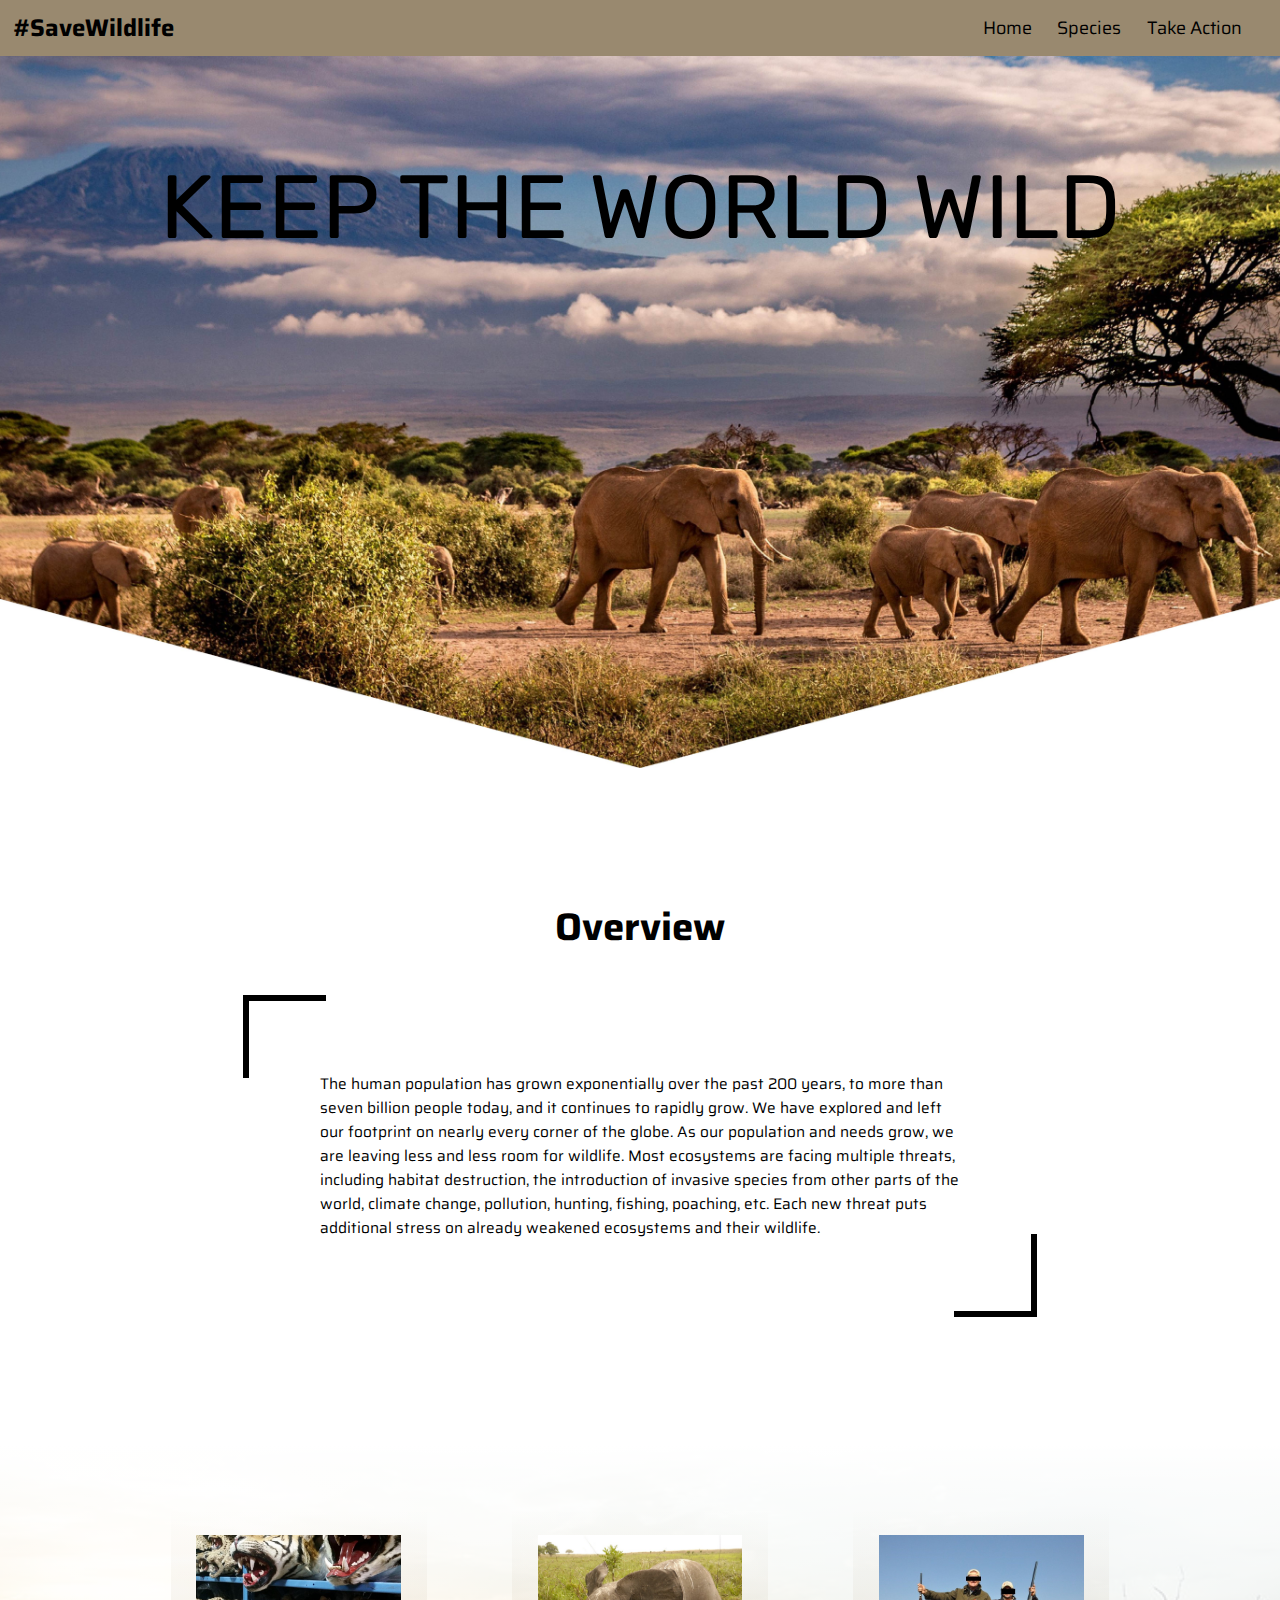
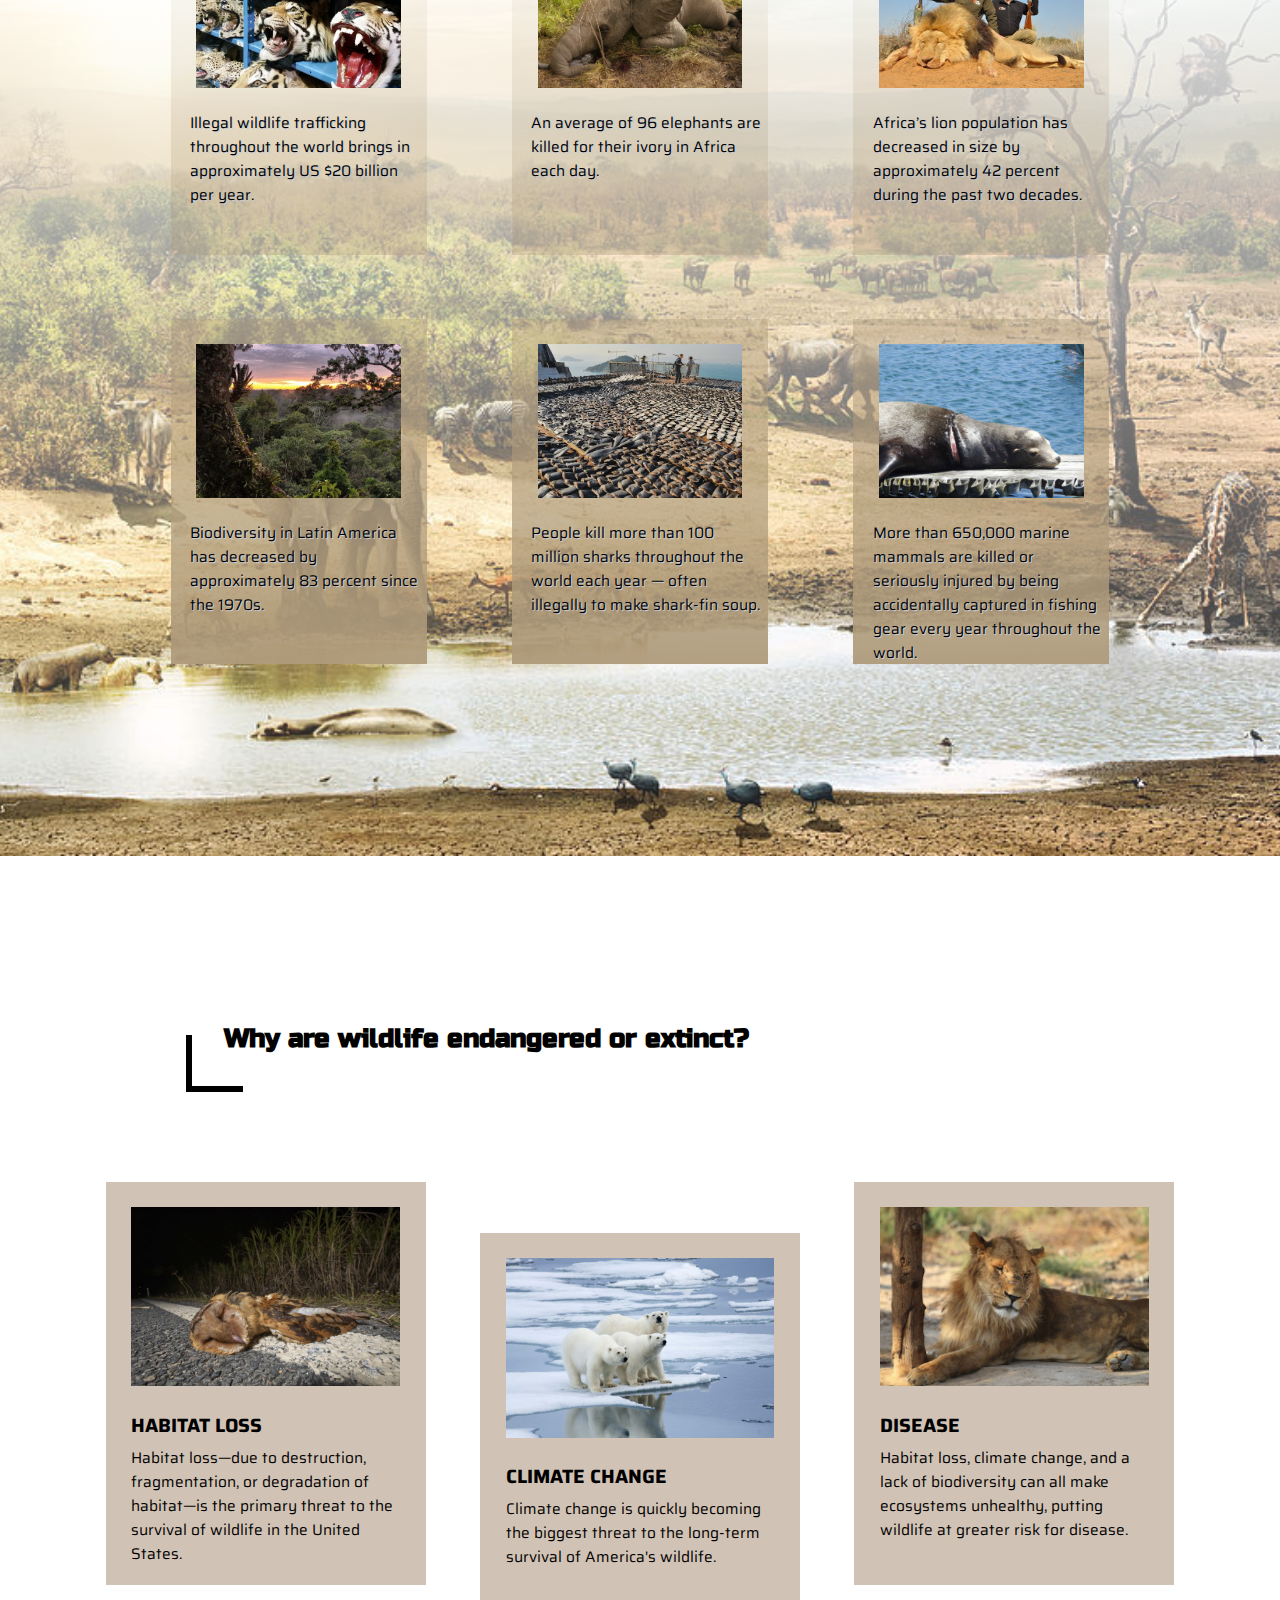
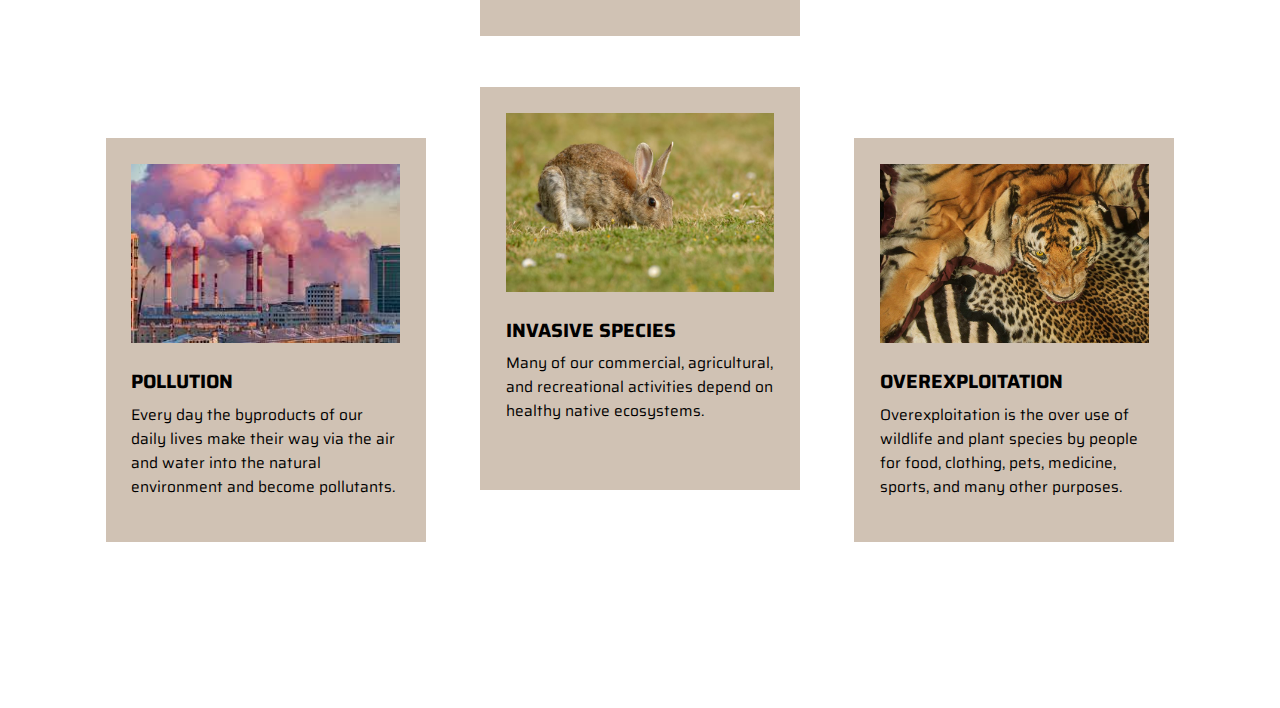
<file: index.html>
<!DOCTYPE html>
<html lang="en" dir="ltr">
  <head>
    <meta charset="utf-8">
    <title>Save Wildlife</title>
    <link rel="stylesheet" href="style.css">
    <link href="https://fonts.googleapis.com/css2?family=Saira:wght@500;700&display=swap" rel="stylesheet">
    <link href="https://fonts.googleapis.com/css2?family=Rubik:wght@900&display=swap" rel="stylesheet">
    <link href="https://fonts.googleapis.com/css2?family=Russo+One&display=swap" rel="stylesheet">
  </head>
  <body>

    <div id="mainContainer">
      <div id="indexCover">
        <div id="indexTitleSection">
        KEEP THE WORLD WILD
        </div>
      </div>
      <div id="overview">
        <div id="ovTitle">
          Overview
        </div>
        <div id="ovContentContainer">
          <div id="ovContent">
              The human population has grown exponentially over the past 200 years, to more than seven billion people today, and it continues to rapidly grow. We have explored and left our footprint on nearly every corner of the globe. As our population and needs grow, we are leaving less and less room for wildlife. Most ecosystems are facing multiple threats, including habitat destruction, the introduction of invasive species from other parts of the world, climate change, pollution, hunting, fishing, poaching, etc. Each new threat puts additional stress on already weakened ecosystems and their wildlife.
          </div>
        </div>
      </div>
      <div id="indexDataSection">
        <div class="dataColumns">
          <div class="dataBox1">
            <div class="dataPicContainer"><img src="dataPics/trafficking.jpg" alt="A picture of tiger trafficking" class="dataPics"></div>
            <div class="dataText">Illegal wildlife trafficking throughout the world brings in approximately US $20 billion per year.</div>
          </div>
          <div class="dataBox1">
            <div class="dataPicContainer"><img src="dataPics/dead_elephant.jpg" alt="A picture of an elephant getting killed for its ivory" class="dataPics"></div>
            <div class="dataText">An average of 96 elephants are killed for their ivory in Africa each day.</div>
          </div>
          <div class="dataBox1">
            <div class="dataPicContainer"><img src="dataPics/lion.jpg" alt="A picture of an elephant getting killed for its ivory" class="dataPics"></div>
            <div class="dataText">Africa’s lion population has decreased in size by approximately 42 percent during the past two decades.</div>
          </div>
        </div>
        <div class="dataColumns">
          <div class="dataBox2">
            <div class="dataPicContainer"><img src="dataPics/bio.jpg" alt="A picture of an elephant getting killed for its ivory" class="dataPics"></div>
            <div class="dataText">Biodiversity in Latin America has decreased by approximately 83 percent since the 1970s.</div>
          </div>
          <div class="dataBox2">
            <div class="dataPicContainer"><img src="dataPics/sharks.jpg" alt="A picture of an elephant getting killed for its ivory" class="dataPics"></div>
            <div class="dataText">People kill more than 100 million sharks throughout the world each year — often illegally to make shark-fin soup.</div>
          </div>
          <div class="dataBox2">
            <div class="dataPicContainer"><img src="dataPics/injured_sea_lion.jfif" alt="A picture of an elephant getting killed for its ivory" class="dataPics"></div>
            <div class="dataText">More than 650,000 marine mammals are killed or seriously injured by being accidentally captured in fishing gear every year throughout the world.</div>
          </div>
        </div>
      </div>
      <div id="reasonSection">
        <div id="reasonSectionTitleContainer">
          <div id="reasonSectionTitle">
            Why are wildlife endangered or extinct?
          </div>
        </div>
        <div class="reasons">
          <div class="reasonBox">
            <div class="reasonPicContainers">
              <img src="reasonPics/habitat_loss.jpg" alt="a pic of a owl that lost its habitat"  class="reasonPics">
            </div>
            <div class="reasonTitle">
              HABITAT LOSS
            </div>
            <div class="reasonDetails">
              Habitat loss—due to destruction, fragmentation, or degradation of habitat—is the primary threat to the survival of wildlife in the United States.
            </div>
          </div>
          <div class="reasonBox" id="evenReason">
            <div class="reasonPicContainers">
              <img src="reasonPics/climate_change.jpg" alt="a pic for polar bears in climate change"  class="reasonPics">
            </div>
            <div class="reasonTitle">
              CLIMATE CHANGE
            </div>
            <div class="reasonDetails">
              Climate change is quickly becoming the biggest threat to the long-term survival of America's wildlife.
            </div>
          </div>
          <div class="reasonBox">
            <div class="reasonPicContainers">
              <img src="reasonPics/disease.jpg" alt="a pic of a lion with disease"  class="reasonPics">
            </div>
            <div class="reasonTitle">
              DISEASE
            </div>
            <div class="reasonDetails">
              Habitat loss, climate change, and a lack of biodiversity can all make ecosystems unhealthy, putting wildlife at greater risk for disease.
            </div>
          </div>
        </div>
        <div class="reasons" id="reasonsColumn2">
          <div class="reasonBox">
            <div class="reasonPicContainers">
              <img src="reasonPics/pollution.jfif" alt="a pic for pollution"  class="reasonPics">
            </div>
            <div class="reasonTitle">
              POLLUTION
            </div>
            <div class="reasonDetails">
              Every day the byproducts of our daily lives make their way via the air and water into the natural environment and become pollutants.
            </div>
          </div>
          <div id="evenReason2" class="reasonBox">
            <div class="reasonPicContainers">
              <img src="reasonPics/invasive_species.jpg" alt="a pic for invasive species"  class="reasonPics">
            </div>
            <div class="reasonTitle">
              INVASIVE SPECIES
            </div>
            <div class="reasonDetails">
              Many of our commercial, agricultural, and recreational activities depend on healthy native ecosystems.
            </div>
          </div>
          <div class="reasonBox">
            <div class="reasonPicContainers">
              <img src="reasonPics/overexploitation.jpg" alt="picture for overexploitation" class="reasonPics">
            </div>
            <div class="reasonTitle">
              OVEREXPLOITATION
            </div>
            <div class="reasonDetails">
              Overexploitation is the over use of wildlife and plant species by people for food, clothing, pets, medicine, sports, and many other purposes.
            </div>
          </div>
        </div>
        </div>
      <div id="headBar">
        <div id="pageTitle">#SaveWildlife</div>
        <div id="navigation">
          <div class="pageNames"><a href="index.html">Home</a></div>
          <div class="pageNames"><a href="species.html">Species</a></div>
          <div class="pageNames"><a href="action.html">Take Action</a></div>
        </div>
      </div>
    </div>

  </body>
</html>
</file>
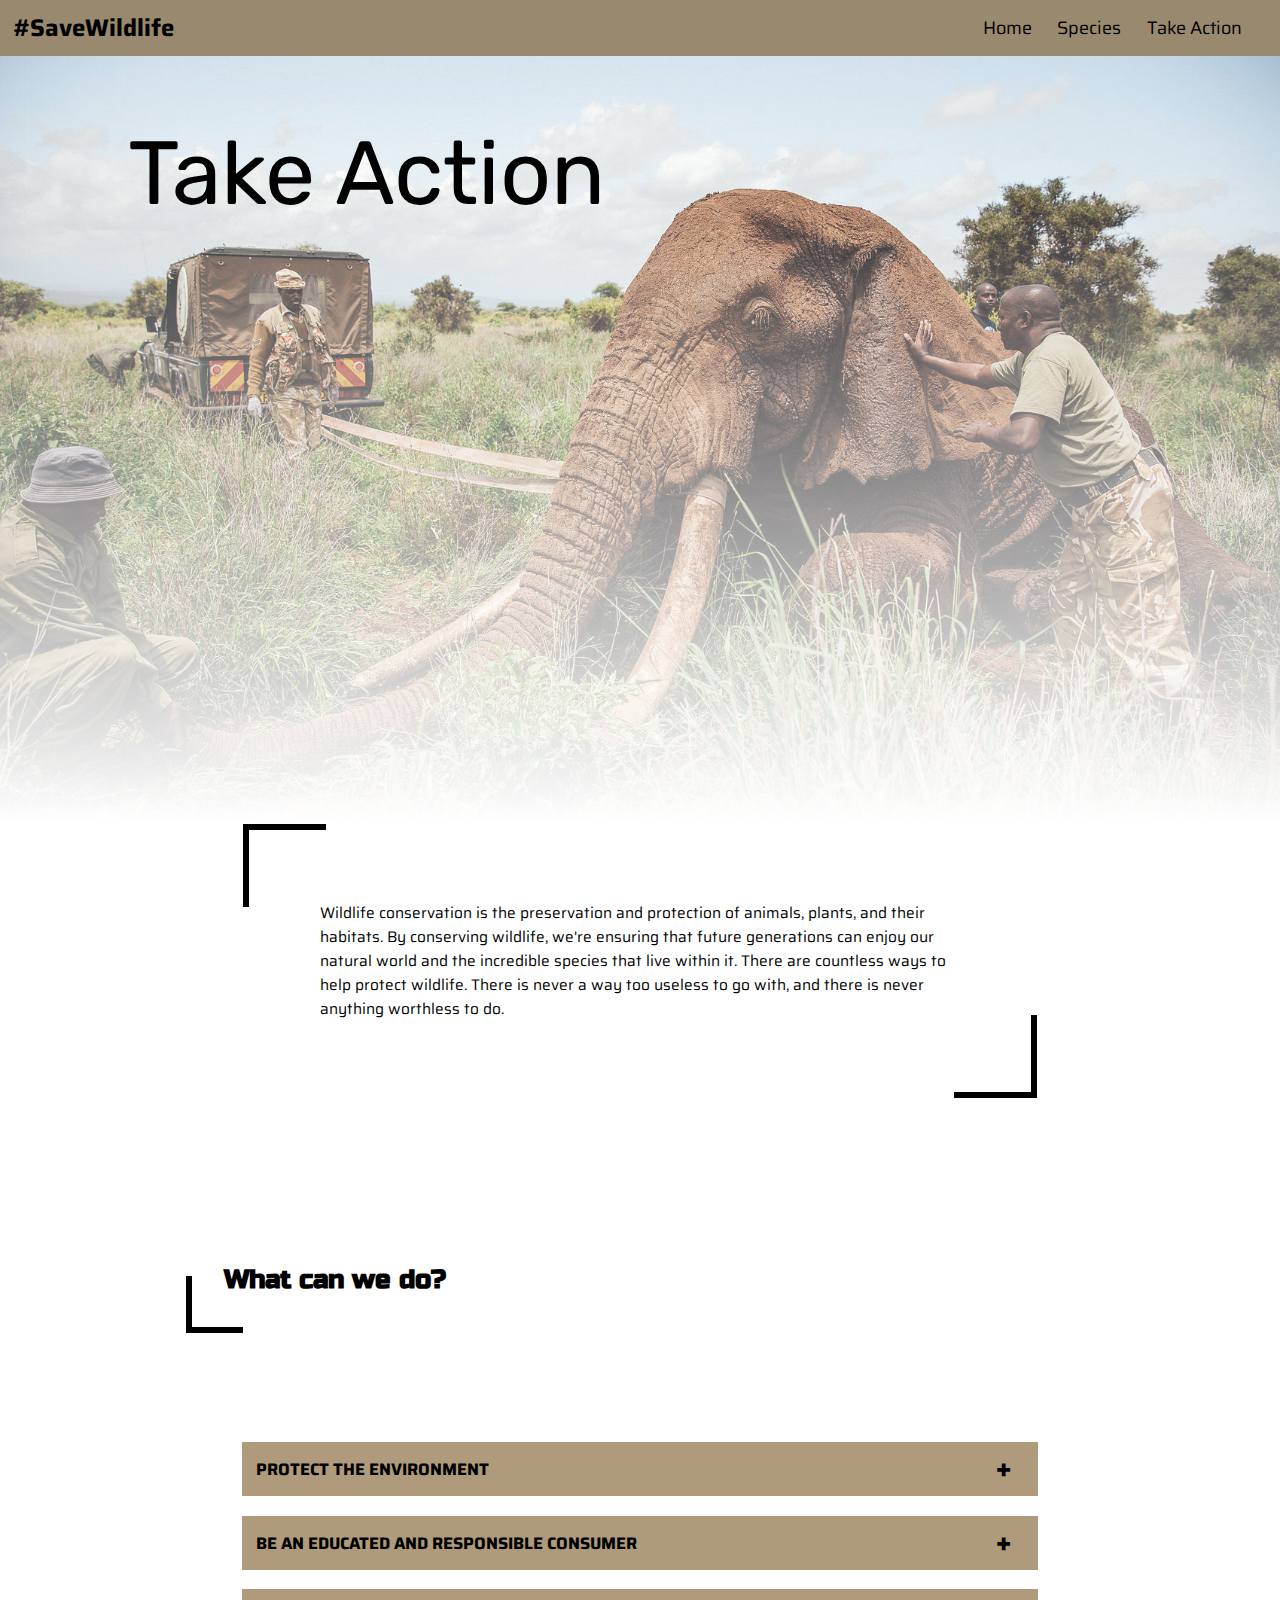
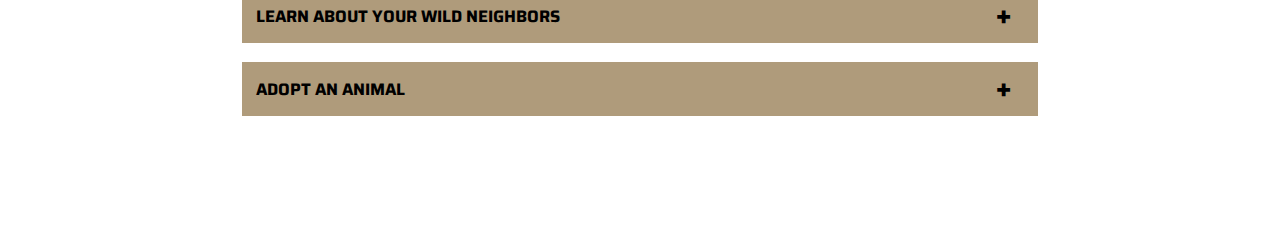
<file: action.html>
<!DOCTYPE html>
<html lang="en" dir="ltr">
  <head>
    <meta charset="utf-8">
    <title>Save Wildlife</title>
    <link rel="stylesheet" href="style.css">
    <link href="https://fonts.googleapis.com/css2?family=Saira:wght@500;700&display=swap" rel="stylesheet">
    <link href="https://fonts.googleapis.com/css2?family=Rubik:wght@900&display=swap" rel="stylesheet">
    <link href="https://fonts.googleapis.com/css2?family=Russo+One&display=swap" rel="stylesheet">
  </head>
  <body>
    <div id="mainContainer">
      <div id="actionCover">
        <div id="actionCoverTitle">
          Take Action
        </div>
      </div>
      <div id="gredientSection">
        <div id="actionIntroContainer">
          <div id="actionIntroPara">
            Wildlife conservation is the preservation and protection of animals, plants, and their habitats. By conserving wildlife, we're ensuring that future generations can enjoy our natural world and the incredible species that live within it. There are countless ways to help protect wildlife. There is never a way too useless to go with, and there is never anything worthless to do.
          </div>
        </div>
        <div id="actionsSection">
          <div id="actionsSectionTitleContainer">
            <div id="actionsSectionTitle">
              What can we do?
            </div>
          </div>
          <!--the following Accordion are from https://supfort.com/add-toggle-plus-minus-css-accordion-->
          <div id="accordions">
            <input type="checkbox" id="action1" />
            <label for="action1">PROTECT THE ENVIRONMENT</label>
            <div class="actionContent">
              <ul>
                <li>Reduce, reuse, recycle.
                  <ul>
                    <li>Manufacturing consumer products uses energy and natural resources, and creates waste and pollution. When we consume less, we need fewer natural resources and produce less waste. Some waste, like plastic bags and bottles, can make its way into wildlands and oceans, with negative consequences for endangered species and other animals.</li>
                    <li>Do not throw it away if it still has a use! If you have unwanted books, toys, clothes or other items in good condition, consider giving them to charity instead of throwing them in the trash.</li>
                    <li>Avoid disposable products and products with excessive packaging or packaging that cannot easily be recycled. </li>
                  </ul>
                <li>Restore. Habitat destruction is the main threat to 85 percent of all threatened and endangered species, according to the International Union for Conservation of Nature. You can help reduce this threat by planting native trees, restoring wetlands or cleaning up beaches in your area.</li>
                <li>Respect. Respect wild animals by keeping a safe distance away, not approaching them, and not removing them from their environment.</li>
              </ul>
            </div>

            <input type="checkbox" id="action2" />
            <label for="action2">BE AN EDUCATED AND RESPONSIBLE CONSUMER</label>
            <div class="actionContent">
              <ul>
                <li>Think before you buy.</li>
                <li>Do not buy clothing or other products that use fur or feathers.</li>
                <li>Never buy exotic animals, particularly those who were wild-caught, and never purchase parts and products made from wildlife, including souvenirs.</li>
                <li>By not purchasing products made from wildlife or their parts, you can stop wildlife trafficking from being a profitable enterprise.</li>
              </ul>
            </div>

            <input type="checkbox" id="action3" />
            <label for="action3">LEARN ABOUT YOUR WILD NEIGHBORS</label>
            <div class="actionContent">
              <ul>
                <li>Learning about the local wildlife can start with local parks, conservation groups, fish and wildlife, extension offices and wildlife rescue organizations. These groups focus on ways to save wildlife.</li>
                <li>Visit wildlife sanctuaries and refuges to learn more about ways to save wildlife. </li>
                <li><div id="underline">Volunteer, or donate cash or materials.</div></li>
              </ul>
            </div>

            <input type="checkbox" id="action4" />
            <label for="action4">ADOPT AN ANIMAL</label>
            <div class="actionContent">
              <ul>
                <li>Protect the animal of your choice—one either threatened by endangerment in a far off land or by abandonment nearby. Defenders of Wildlife lets you “symbolically” adopt a wild animal of your choosing. Your donation goes to improving habitats, research, monitoring, and ultimately saving the species from endangerment.</li>
                <li>Adopt a pet from a local animal shelter or rescue. There are so many animals without homes—and so many ways to save them.</li>
              </ul>
            </div>
          </div>
        </div>
      </div>
      <div id="headBar">
        <div id="pageTitle">#SaveWildlife</div>
        <div id="navigation">
          <div class="pageNames"><a href="index.html">Home</a></div>
          <div class="pageNames"><a href="species.html">Species</a></div>
          <div class="pageNames"><a href="action.html">Take Action</a></div>
        </div>
      </div>
    </div>

  </body>
</html>
</file>
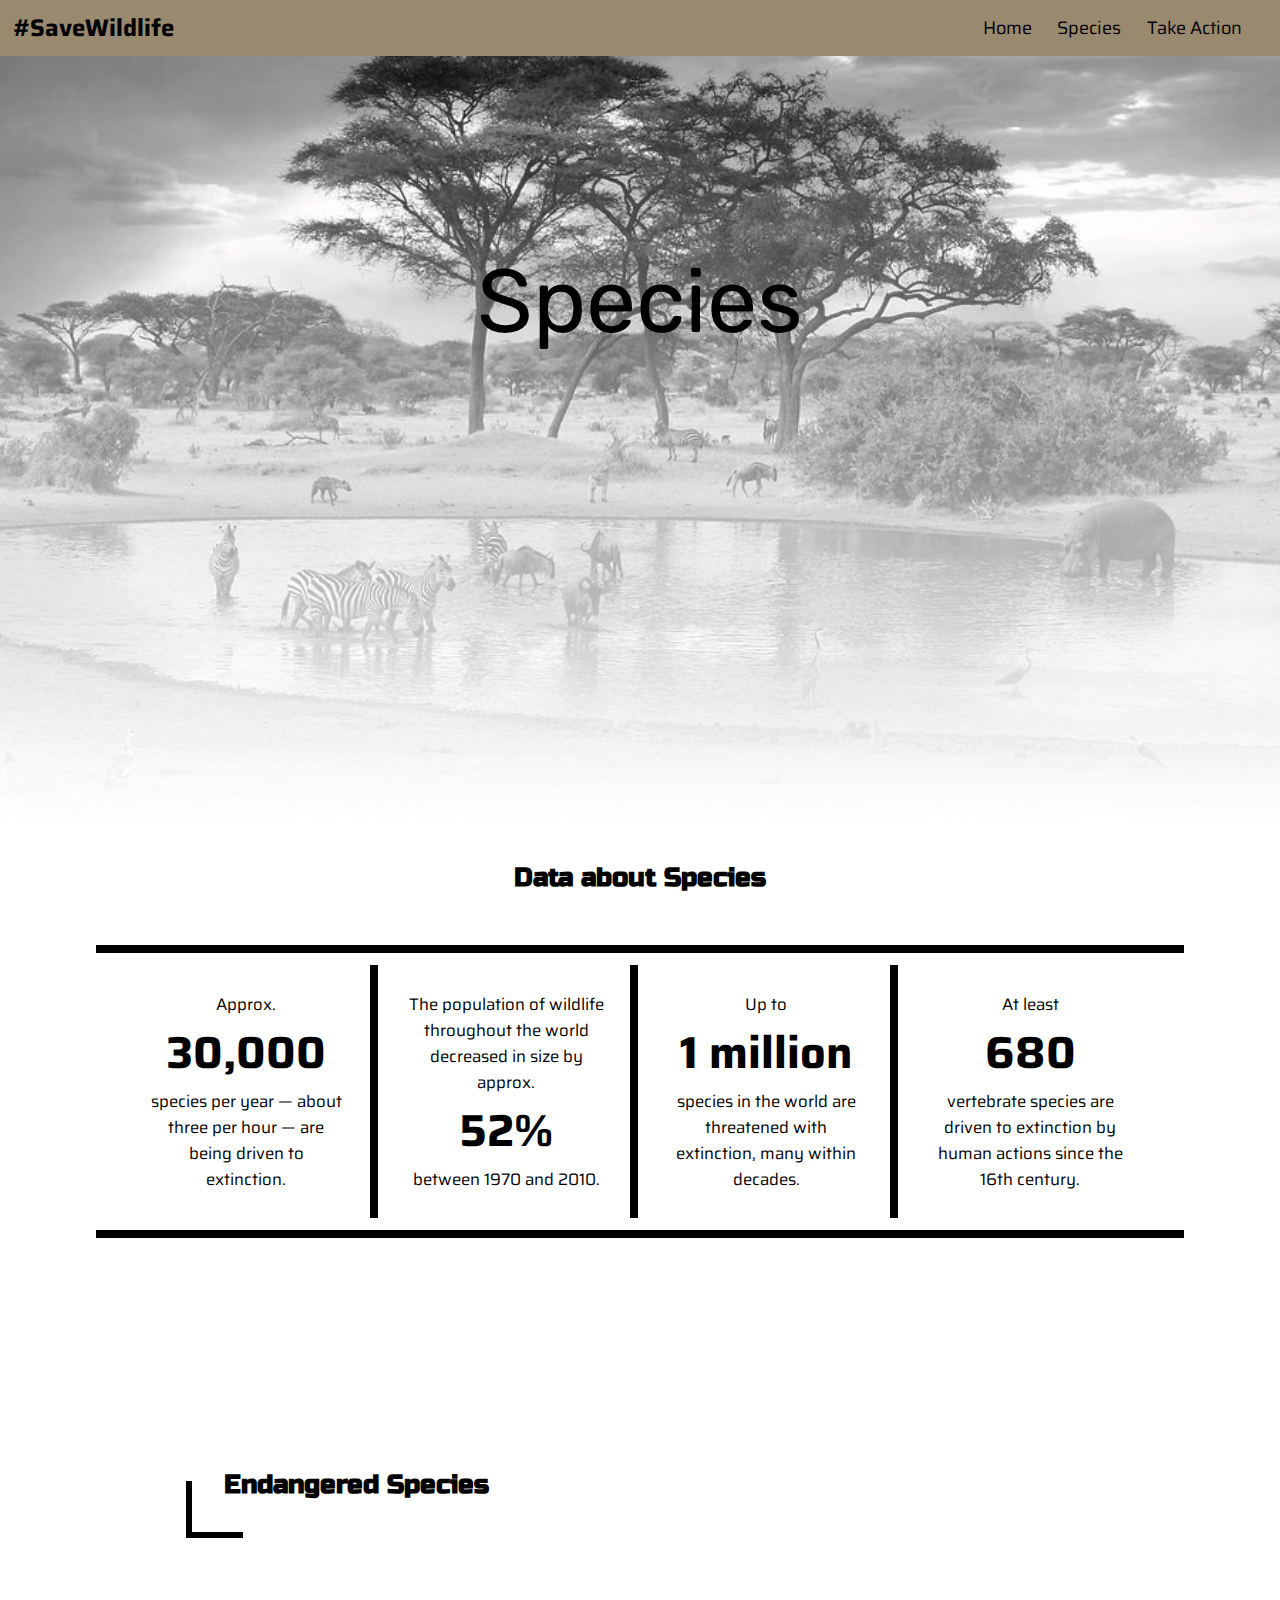
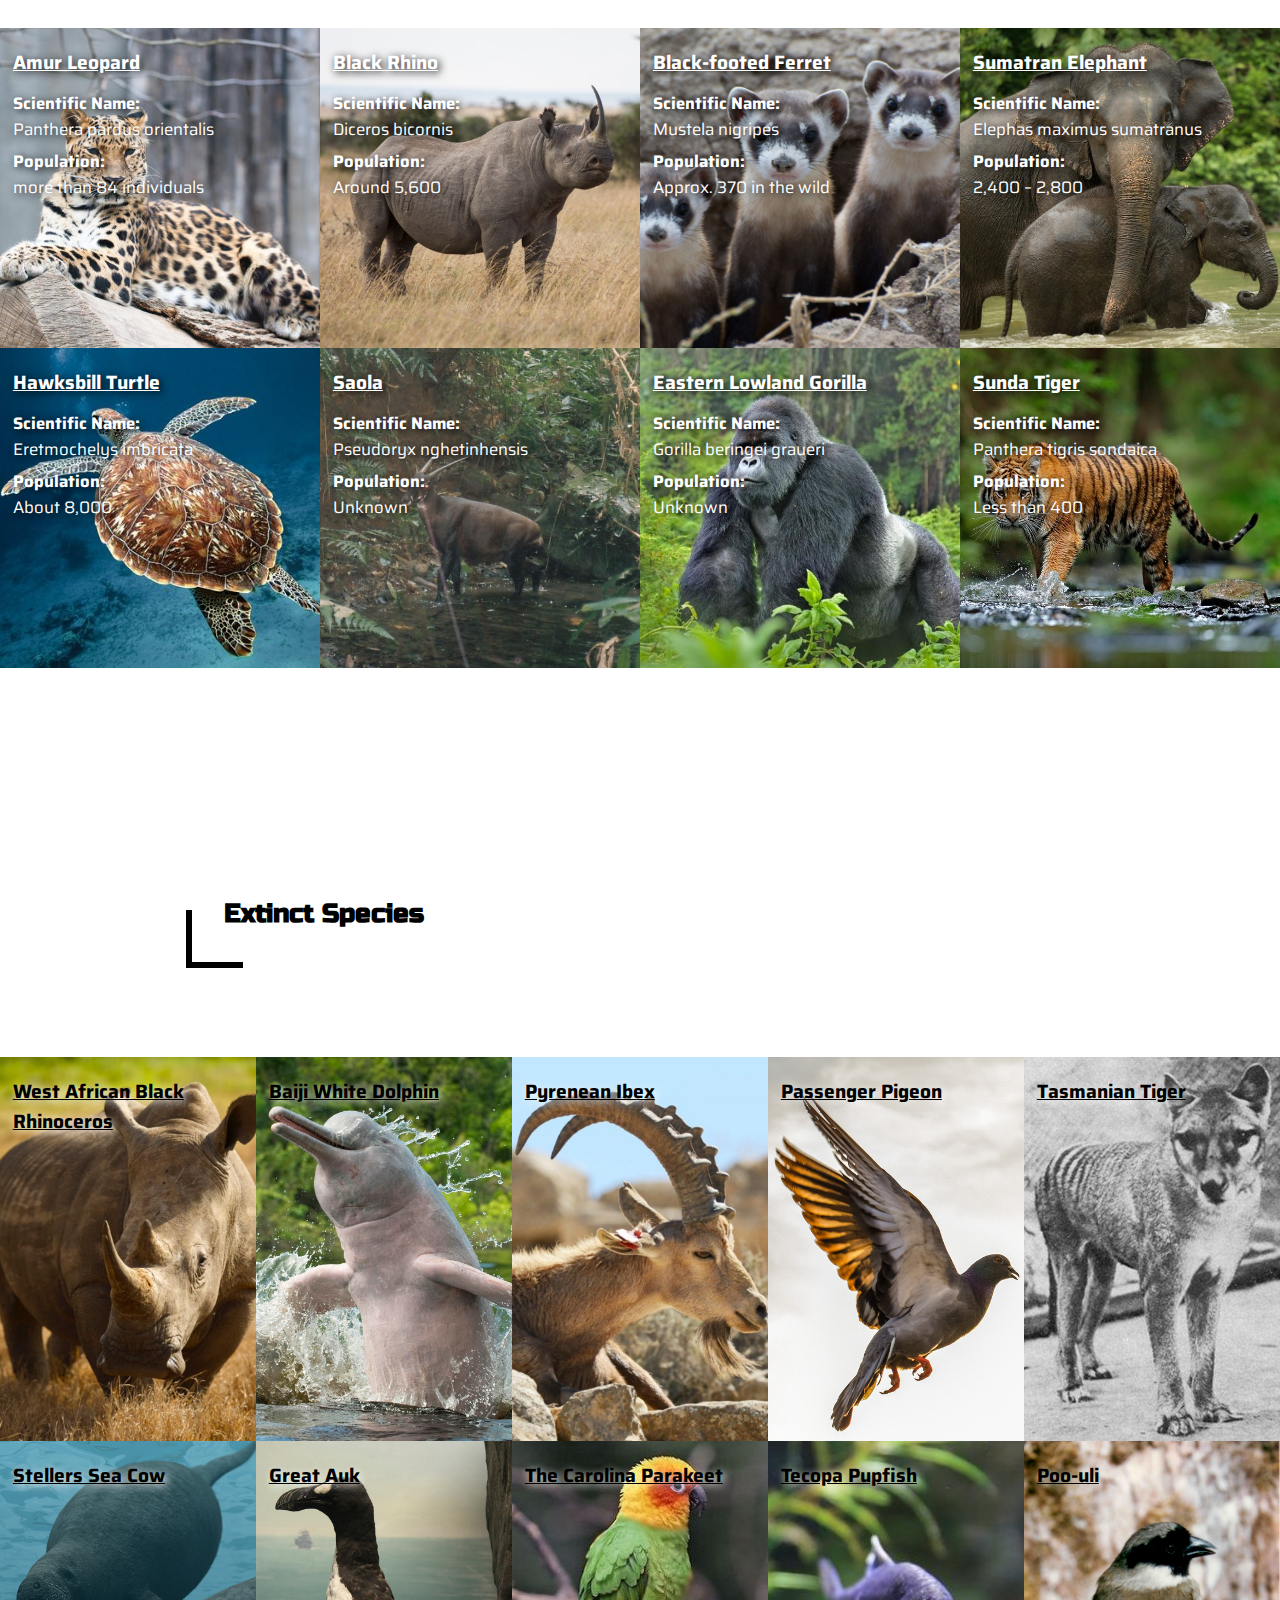
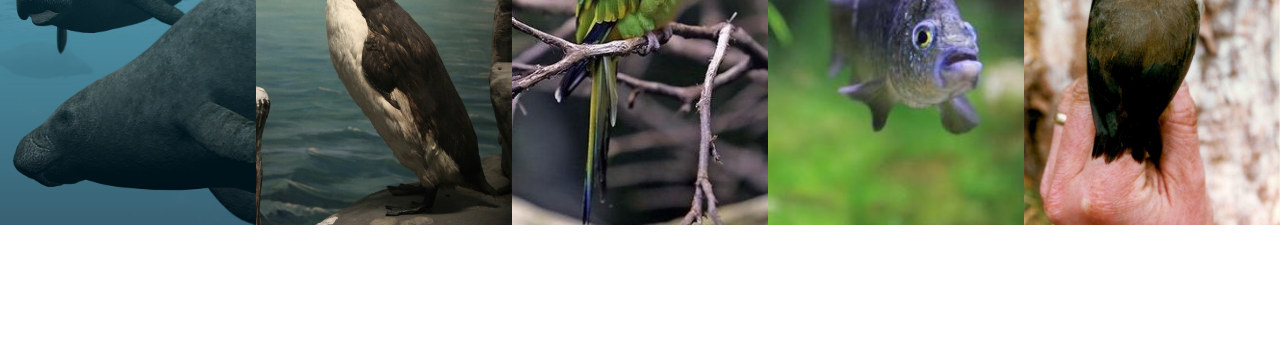
<file: species.html>
<!DOCTYPE html>
<html lang="en" dir="ltr">
  <head>
    <meta charset="utf-8">
    <title>Save Wildlife</title>
    <link rel="stylesheet" href="style.css">
    <link href="https://fonts.googleapis.com/css2?family=Saira:wght@500;700&display=swap" rel="stylesheet">
    <link href="https://fonts.googleapis.com/css2?family=Rubik:wght@900&display=swap" rel="stylesheet">
    <link href="https://fonts.googleapis.com/css2?family=Russo+One&display=swap" rel="stylesheet">
  </head>
  <body>

    <div id="mainContainer">
      <div id="speciesCover">
        <div id="speciesTitle">
          Species
        </div>
      </div>
      <div id="gredientSection">
        <div id="speciesDataSection">
            <div id="speciesDataSectionTitle">
              Data about Species
            </div><!--the end of speciesDataSectionTitle-->
            <div id="speciesData">
              <div class="speciesDataLeftBoxes">
                  Approx. <div class="dataNumbers">30,000</div> species per year — about three per hour — are being driven to extinction.
              </div>
              <div class="speciesDataLeftBoxes">
                The population of wildlife throughout the world decreased in size by approx. <div class="dataNumbers">52%</div> between 1970 and 2010.
              </div>
              <div class="speciesDataLeftBoxes">
                Up to <div class="dataNumbers">1 million</div> species in the world are threatened with extinction, many  within decades.
              </div>
              <div id="speciesDataRightBox">
                At least <div class="dataNumbers">680</div> vertebrate species are driven to extinction by human actions since the 16th century.
              </div>
            </div><!--the end of speciesData-->
          </div><!--the end of speciesDataSection-->
        <div id="endangeredSection">
          <div id="endangeredSectionTitleContainer">
            <div id="endangeredSectionTitle">
              Endangered Species
            </div><!--the end of endangeredSectionTitle-->
          </div>
          <div id="endangeredGallery">
            <div class="endangeredGalleryColumns">
              <div class="endangeredBoxes" id="leopard">
                <div class="endangeredName" id="leopardName">
                  Amur Leopard
                </div>
                <div class="endangeredSub" id="leopardScien">
                  <div class="bold">Scientific Name: </div>Panthera pardus orientalis
                </div>
                <div class="endangeredSub" id="leopardNumber">
                  <div class="bold">Population: </div>more than 84 individuals
                </div>
                <div class="endangeredIntro" id="leopardIntro">
                  <div class="bold">Introduction: </div>Nimble-footed and strong, it carries and hides unfinished kills so that they are not taken by other predators. It has been reported that some males stay with females after mating, and may even help with rearing the young. They live for 10-15 years, and in captivity up to 20 years. The Amur leopard is also known as the Far East leopard, the Manchurian leopard or the Korean leopard.
                </div>
              </div><!--
              --><div class="endangeredBoxes" id="rhino">
                <div class="endangeredName" id="rhinoName">
                  Black Rhino
                </div>
                <div class="endangeredSub" id="rhinoScien">
                  <div class="bold">Scientific Name:</div> Diceros bicornis
                </div>
                <div class="endangeredSub" id="rhinoNumber">
                  <div class="bold">Population:</div> Around 5,600
                </div>
                <div class="endangeredIntro" id="rhinoIntro">
                  <div class="bold">Introduction: </div>Black rhinos are the smaller of the two African rhino species. The most notable difference between white and black rhinos are their hooked upper lip. This distinguishes them from the white rhino, which has a square lip. Black rhinos are browsers rather than grazers, and their pointed lip helps them feed on leaves from bushes and trees. They have two horns, and occasionally a third, small posterior horn.
                </div>
              </div><!--
              --><div class="endangeredBoxes" id="ferret">
                <div class="endangeredName" id="ferretName">
                  Black-footed Ferret
                </div>
                <div class="endangeredSub" id="ferretScien">
                  <div class="bold">Scientific Name: </div>Mustela nigripes
                </div>
                <div class="endangeredSub" id="ferretNumber">
                  <div class="bold">Population: </div>Approx. 370 in the wild
                </div>
                <div class="endangeredIntro" id="ferretIntro">
                  <div class="bold">Introduction: </div>Once thought to be globally extinct, black-footed ferrets are making a comeback. Today, recovery efforts have helped restore the black-footed ferret population to nearly 300 animals across North America. Although great strides have been made to recover the black-footed ferret, habitat loss and disease remain key threats to this highly endangered species.
                </div>
              </div><!--
              --><div class="endangeredBoxes" id="elephant">
                <div class="endangeredName" id="elephantName">
                  Sumatran Elephant
                </div>
                <div class="endangeredSub" id="elephantScien">
                  <div class="bold">Scientific Name: </div>Elephas maximus sumatranus
                </div>
                <div class="endangeredSub" id="elephantNumber">
                  <div class="bold">Population:</div> 2,400 – 2,800
                </div>
                <div class="endangeredIntro" id="elephantIntro">
                  <div class="bold">Introduction: </div>Sumatran elephants feed on a variety of plants and deposit seeds wherever they go, contributing to a healthy forest ecosystem. They also share their lush forest habitat with several other endangered species, such as the Sumatran rhino, tiger, and orangutan, and countless other species that all benefit from an elephant population that thrives in a healthy habitat.
                </div>
              </div>
            </div><!--the end of endangeredGalleryOne-->
            <div class="endangeredGalleryColumns">
              <div class="endangeredBoxes" id="turtle">
                <div class="endangeredName" id="turtleName">
                  Hawksbill Turtle
                </div>
                <div class="endangeredSub" id="turtleScien">
                  <div class="bold">Scientific Name: </div>Eretmochelys imbricata
                </div>
                <div class="endangeredSub" id="turtleNumber">
                  <div class="bold">Population: </div>About 8,000
                </div>
                <div class="endangeredIntro" id="turtleIntro">
                  <div class="bold">Introduction: </div>Hawksbills are named for their narrow, pointed beak. They also have a distinctive pattern of overlapping scales on their shells that form a serrated-look on the edges. These colored and patterned shells make them highly-valuable and commonly sold as "tortoiseshell" in markets.
                </div>
              </div><!--
              --><div class="endangeredBoxes" id="saola">
                <div class="endangeredName" id="saolaName">
                  Saola
                </div>
                <div class="endangeredSub" id="saolaScien">
                  <div class="bold">Scientific Name: </div>Pseudoryx nghetinhensis
                </div>
                <div class="endangeredSub" id="saolaNumber">
                  <div class="bold">Population:</div> Unknown
                </div>
                <div class="endangeredIntro" id="saolaIntro">
                  <div class="bold">Introduction: </div>Often called the Asian unicorn, little is known about the enigmatic saola in the two decades since its discovery. None exist in captivity and this rarely-seen mammal is already critically endangered. Scientists have categorically documented saola in the wild on only four occasions to date.
                </div>
              </div><!--
              --><div class="endangeredBoxes" id="gorilla">
                <div class="endangeredName" id="gorillaName">
                  Eastern Lowland Gorilla
                </div>
                <div class="endangeredSub" id="gorillaScien">
                  <div class="bold">Scientific Name: </div>Gorilla beringei graueri
                </div>
                <div class="endangeredSub" id="gorillaNumber">
                  <div class="bold">Population: </div>Unknown
                </div>
                <div class="endangeredIntro" id="gorillaIntro">
                  <div class="bold">Introduction: </div>The eastern lowland gorilla—also known as Grauer’s gorilla—is the largest of the four gorilla subspecies. It is distinguished from other gorillas by its stocky body, large hands and short muzzle.
                </div>
              </div><!--
              --><div class="endangeredBoxes" id="sunda">
                <div class="endangeredName" id="sundaName">
                  Sunda Tiger
                </div>
                <div class="endangeredSub" id="sundaScien">
                  <div class="bold">Scientific Name:</div> Panthera tigris sondaica
                </div>
                <div class="endangeredSub" id="sundaNumber">
                  <div class="bold">Population: </div>Less than 400
                </div>
                <div class="endangeredIntro" id="sundaIntro">
                  <div class="bold">Introduction: </div>This subspecies was once found across several parts of the Sunda islands in Indonesia. Today, all remaining Sunda tigers are found only in Sumatra, now that tigers in Java and Bali are extinct.
                </div>
              </div>
            </div><!--the end of endangeredGalleryTwo-->
          </div><!--the end of endangeredGallery-->
        </div><!--the end of endangeredSection-->
        <div id="extinctSection">
          <div id="extinctSectionTitleContainer">
            <div id="extinctSectionTitle">
              Extinct Species
            </div><!--the end of extinctSectionTitle-->
          </div>
          <div id="extinctGallery">
            <div class="extinctGalleryColumns">
              <div class="extinctBoxes" id="Rhinoceros">
                <div class="extinctName" id="RhinocerosName">
                  West African Black Rhinoceros
                </div>
                <div class="extinctIntro" id="RhinocerosIntro">
                  <div class="bold">Introduction:</div> The rarest of the black rhino subspecies, the Western Black Rhino was officially declared extinct in 2011. Their extinction was caused mainly by poachers killing them for their horns, which are highly prized on the black market and used in traditional Chinese medicine.
                </div>
              </div><!--
          --><div class="extinctBoxes" id="Baiji">
                <div class="extinctName" id="BaijiName">
                   Baiji White Dolphin
                </div>
                <div class="extinctIntro" id="BaijiIntro">
                  <div class="bold">Introduction:</div> The baiji had a stocky body with broad, rounded flippers. The head was small with a prominent melon, a very long, narrow beak which was slightly upturned at the tip and a long mouth line. The last known living baiji was Qiqi (淇淇), which died in 2002.
                </div>
              </div><!--
            --><div class="extinctBoxes" id="Ibex">
                <div class="extinctName" id="IbexName">
                  Pyrenean Ibex
                </div>
                <div class="extinctIntro" id="IbexIntro">
                  <div class="bold">Introduction:</div> The Pyrenean Ibex became extinct very recently in 2000. They were very abundant with a population of 50,000 but this dropped to about 100 in the 1990s.
                </div>
              </div><!--
            --><div class="extinctBoxes" id="pigeon">
                <div class="extinctName" id="pigeonName">
                   Passenger Pigeon
                </div>
                <div class="extinctIntro" id="pigeonIntro">
                  <div class="bold">Introduction:</div> The passenger pigeon or wild pigeon is an extinct species of pigeon that was endemic to North America. Its common name is derived from the French word passager, meaning "passing by", due to the migratory habits of the species. The last confirmed wild bird is thought to have been shot in 1901.
                </div>
              </div><!--
            --><div class="extinctBoxes" id="tiger">
                <div class="extinctName" id="tigerName">
                   Tasmanian Tiger
                </div>
                <div class="extinctIntro" id="tigerIntro">
                  <div class="bold">Introduction:</div> Its scientific name is Thylacinus Cynocephalus, which comes from Greek, meaning “Dog Headed Pouched One”. In 1986 it was declared that the Tasmanian Tiger had been extinct since 1936 after the last known individual had died in Hobart Zoo, Tasmania.
                </div>
              </div>
            </div>
            <div class="extinctGalleryColumns">
              <div class="extinctBoxes" id="seaCow">
                <div class="extinctName" id="seaCowName">
                   Stellers Sea Cow
                </div>
                <div class="extinctIntro" id="seaCowIntro">
                  <div class="bold">Introduction:</div> The Steller’s Sea Cow became extinct in 1768, just 30 years after it was discovered. Their speedy demise was due to rapid hunting by humans to provide meat for long sea expeditions – 1 sea cow was said to feed a ship full of men for 30 days.
                </div>
              </div><!--
            --><div class="extinctBoxes" id="auk">
                <div class="extinctName" id="aukName">
                   Great Auk
                </div>
                <div class="extinctIntro" id="aukIntro">
                  <div class="bold">Introduction:</div> The great auk is a species of flightless alcid that became extinct in the mid-19th century. It was the only modern species in the genus Pinguinus. It is not closely related to the birds now known as penguins, which were discovered later and so named by sailors because of their physical resemblance to the great auk.
                </div>
              </div><!--
            --><div class="extinctBoxes" id="parakeet">
                <div class="extinctName" id="parakeetName">
                   The Carolina Parakeet
                </div>
                <div class="extinctIntro" id="parakeetIntro">
                  <div class="bold">Introduction:</div> The Carolina Parakeet was hunted fashion — this bird's colorful feathers were prized accessories for women's hats. Many Carolina Parakeets were also kept as pets, effectively removing them from the breeding population. The last known Carolina Parakeet died at the Cincinnati Zoo in 1918.
                </div>
              </div><!--
            --><div class="extinctBoxes" id="pupfish">
                <div class="extinctName" id="pupfishName">
                   Tecopa Pupfish
                </div>
                <div class="extinctIntro" id="pupfishIntro">
                  <div class="bold">Introduction:</div> The Tecopa pupfish is an extinct subspecies of the Amargosa pupfish. The small, heat-tolerant pupfish was endemic to the outflows of a pair of hot springs in the Mojave Desert of California. Habitat modifications and the introduction of non-native species led to its extinction in about 1970.
                </div>
              </div><!--
            --><div class="extinctBoxes" id="pooUli">
                <div class="extinctName" id="pooUliName">
                  Poo-uli
                </div>
                <div class="extinctIntro" id="pooUliIntro">
                  <div class="bold">Introduction:</div> The Poo-uli, or black-faced honeycreeper, is an extinct species of passerine bird that was endemic to the island of Maui in Hawaiʻi. Invasive species and diseases wiped out this Hawaiian bird, which was last seen in 2004 and declared extinct in 2019.
                </div>
              </div>
            </div>
          </div><!--the end of extinctGallery-->
        </div><!--the end of extinctSection-->
      </div>
      <div id="headBar">
        <div id="pageTitle">#SaveWildlife</div>
        <div id="navigation">
          <div class="pageNames"><a href="index.html">Home</a></div>
          <div class="pageNames"><a href="species.html">Species</a></div>
          <div class="pageNames"><a href="action.html">Take Action</a></div>
        </div>
      </div>
    </div><!--the end of mainContainer-->

  </body>
</html>
</file>
<file: style.css>
body {
  padding: 0px;
  margin: 0px;
}

html {
  padding: 0px;
  margin: 0px;
}

#mainContainer {
  display: flex;
  flex-direction: column;
}

#headBar {
  background-color: #99896F;
  width: 100vw;
  height: 56px;
  position: fixed;
  top: 0px;
  display: flex;
  align-items: center;
  justify-content: space-between;
}

#pageTitle {
  padding-left: 1vw;
  font-size: 24px;
  font-family: Saira;
  font-weight: bold;
}

#navigation {
  font-size: 18px;
  font-family: Saira;
  font-weight: medium;
  padding-right: 2vw;
  height: 100%;
  display: flex;
  flex-direction: row;
}

a:link {
  color: #000;
  text-decoration: none;
}

a:visited {
  color: #000;
  text-decoration: none;
}

a:hover {
  color: #000;
  text-decoration: none;
}

.pageNames {
  margin-right: 0.5vw;
  margin-left: 0.5vw;
  padding-left: 0.50vw;
  padding-right: 0.5vw;
  height: 100%;
  display: flex;
  align-items: center;
}

.pageNames:hover {
  background-color: rgba(200, 183, 167, 1);
  /* background-color: rgba(175, 155, 123, 1); */
}

#indexCover {
  width: 100vw;
  height: 60vw;
  background-image: url(coverPage.jpg);
  background-repeat: no-repeat;
  background-size: cover;
  background-position: bottom;
  display: flex;
  justify-content: center;
  align-items: center;
}

#indexTitleSection {
  font-family: Rubik;
  font-size: 7vw;
  height: 36vw;
}

#overview {
  display: flex;
  flex-direction: column;
  align-items: center;
  padding-top: 10vw;
}

#ovTitle {
  font-family: Saira;
  font-size: 3vw;
  font-weight: bold;
  text-align: center;
}

#ovContent {
  margin-top: 3vw;
  width: 50vw;
  padding: 6vw;
  position: relative;
  margin-bottom: 10vw;
  font-family: Saira;
  font-size: 1.2vw;
}

#ovContent:before {
    content: "";
    display: block;
    width: 6vw;
    height: 6vw;
    border-top: 0.5vw solid black;
    border-left: 0.5vw solid black;
    position: absolute;
    left: 0px;
    top: 0px;
}

#ovContent:after {
    content: "";
    display: block;
    width: 6vw;
    height: 6vw;
    border-bottom: 0.5vw solid black;
    border-right: 0.5vw solid black;
    position: absolute;
    right: 0px;
    bottom: 0px;
}

#indexDataSection {
  background-image: linear-gradient(to top, rgba(255, 255, 255, 0), rgba(255, 255, 255, 2)),
  url(images/pic1.jpg);
  background-repeat: no-repeat;
  background-position: bottom;
  background-size: cover;
  padding-bottom: 10vw;
  padding-top: 5vw;
  display: flex;
  flex-direction: column;
  align-items: center;
  width: 100vw;
}

.dataColumns {
  width: 80vw;
  display: flex;
  justify-content: space-around;
  padding-bottom: 5vw;
}

.dataBox1 {
  box-sizing: border-box;
  width: 20vw;
  height: 27vw;
  background-image: linear-gradient(to bottom, rgba(175, 155, 123, 0), rgba(175, 155, 123, 0.35));
  display: flex;
  flex-direction: column;
  align-items: center;
}

.dataBox2 {
  box-sizing: border-box;
  width: 20vw;
  height: 27vw;
  background-image: linear-gradient(to bottom, rgba(175, 155, 123, 0.4), rgba(175, 155, 123, 0.95));
  display: flex;
  flex-direction: column;
  align-items: center;
}

.dataPicContainer {
  padding-top: 2vw;
  padding-bottom: 1.5vw;
}

.dataPics {
  width: 16vw;
  height: 12vw;
}

.dataText {
  font-family: Saira;
  font-size: 1.2vw;
  text-align: left;
  width: 18vw;
  padding-left: 1vw;
  text-shadow: 1px 1px #c7cbd3;
}

#reasonSection {
  padding-bottom: 9vw;
  display: flex;
  flex-direction: column;
  align-items: center;
}

#reasonSectionTitle {
  font-family: Russo One;
  font-size: 2vw;
  font-weight: bold;
  text-align: left;
  padding: 3vw;
  position: relative;
  width: 65vw;
  margin-top: 10vw;
  margin-bottom: 7vw;
}

#reasonSectionTitle:after {
    content: "";
    display: block;
    width: 4vw;
    height: 4vw;
    border-bottom: 0.5vw solid black;
    border-left: 0.5vw solid black;
    position: absolute;
    left: 0px;
    bottom: 0px;
}

.reasons {
  width: 92vw;
  display: flex;
  flex-direction: row;
  justify-content: space-evenly;
  align-items: flex-start;
  height: 35.5vw;
  margin-bottom: 4vw;
}

#reasonsColumn2 {
  align-items: flex-end;
}

.reasonPics {
  width: 21vw;
  height: 14vw;
}

.reasonBox {
  width: 25vw;
  height: 31.5vw;
  background-color: rgba(200, 183, 167, 0.85);
  box-sizing: border-box;
  padding: 2vw;
  text-align: center;
}

#evenReason {
  align-self: flex-end;
}

#evenReason2 {
  align-self: flex-start;
}

.reasonTitle {
  font-family: Saira;
  font-weight: bold;
  font-size: 1.5vw;
  text-align: left;
  padding-top: 1.5vw;
  padding-bottom: 0.5vw;
}

.reasonDetails {
  font-family: Saira;
  font-size: 1.2vw;
  text-align: left;
}

#speciesCover {
  width: 100vw;
  height: 60vw;;
  background-image: linear-gradient(to bottom, rgba(255, 255, 255, 0), rgba(255, 255, 255, 2)),
  url(images/bg2.jpg);
  background-repeat: no-repeat;
  background-position: bottom;
  background-size: cover;
  display: flex;
  justify-content: center;
  align-items: center;
  margin-top: 56px;
}

#speciesTitle {
  font-family: Rubik;
  font-size: 7vw;
  height: 30vw;
}

#gradientSection {
  background-image: linear-gradient(to bottom, white, #C8B7A7);
  display: flex;
  flex-direction: column;
}

#speciesDataSection {
  padding-bottom: 5vw;
  display: flex;
  flex-direction: column;
  align-items: center;
}

#speciesDataSectionTitle {
  font-family: Russo One;
  font-size: 2vw;
  font-weight: bold;
  padding-top: 3vw;
  padding-bottom: 4vw;
}

#speciesData {
  text-align: center;
  border-top: 0.7vw solid black;
  border-bottom: 0.7vw solid black;
  padding-top: 1vw;
  padding-bottom: 1vw;
  width: 85vw;
  font-family: Saira;
  font-size: 1.3vw;
}

.dataNumbers {
  font-weight: bold;
  font-size: 3.5vw;
}

.speciesDataLeftBoxes {
  box-sizing: border-box;
  display: inline-block;
  width: 20vw;
  border-right: 0.7vw solid black;
  padding: 2vw;
  vertical-align: top;
}

#speciesDataRightBox {
  box-sizing: border-box;
  display: inline-block;
  width: 20vw;
  padding: 2vw;
  vertical-align: top;
}

#endangeredSection {
  display: flex;
  flex-direction: column;
  align-items: center;
}

#endangeredSectionTitle {
  font-family: Russo One;
  font-size: 2vw;
  font-weight: bold;
  text-align: left;
  padding: 3vw;
  position: relative;
  width: 65vw;
  margin-top: 10vw;
  margin-bottom: 7vw;
}

#endangeredSectionTitle:after {
    content: "";
    display: block;
    width: 4vw;
    height: 4vw;
    border-bottom: 0.5vw solid black;
    border-left: 0.5vw solid black;
    position: absolute;
    left: 0px;
    bottom: 0px;
}

#endangeredGallery {
  padding-bottom: 5vw;
  width: 100%;
}

.endangeredGalleryColumns {
  width: 100vw;
}

.endangeredBoxes {
  box-sizing: border-box;
  width: 25vw;
  height: 25vw;
  display: inline-block;
  padding: 0px;
  margin: 0px;
  vertical-align: top;
}

.bold {
  font-weight: bold;
  font-size: 1.3vw;
  padding-top: 0.5vw;
}

.endangeredName {
  font-weight: bold;
  font-family: Saira;
  font-size: 1.5vw;
  text-align: left;
  padding-top: 1.5vw;
  padding-bottom: 0.5vw;
  text-decoration: underline;
  padding-left: 1vw;
  color: #fff;
  text-shadow: 2px 2px 8px #000;
}

.endangeredSub {
  font-size: 1.3vw;
  font-family: Saira;
  text-align: left;
  padding-left: 1vw;
  color: #fff;
  text-shadow: 2px 2px 8px #000;
}

.endangeredIntro {
  font-size: 1.15vw;
  font-family: Saira;
  text-align: left;
  padding: 1vw;
  color: #000;
}

#leopard {
  background-image: url(endangered/leopard.jpg);
  background-repeat: no-repeat;
  background-size: cover;
}

#leopardIntro {
  display: none;
}

#leopard:hover #leopardIntro {
  display: block;
}

#leopard:hover #leopardName{
  display: none;
}

#leopard:hover #leopardScien{
  display: none;
}

#leopard:hover #leopardNumber{
  display: none;
}

#leopard:hover {
  background-image: linear-gradient(to bottom, rgba(255, 255, 255, 0.7), rgba(255, 255, 255, 0.7)), url(endangered/leopard.jpg);
}

#rhino {
  background-image: url(endangered/black_rhino.jpg);
  background-repeat: no-repeat;
  background-size: cover;
}

#rhinoIntro {
  display: none;
}

#rhino:hover #rhinoIntro {
  display: block;
}

#rhino:hover #rhinoName{
  display: none;
}

#rhino:hover #rhinoScien{
  display: none;
}

#rhino:hover #rhinoNumber{
  display: none;
}

#rhino:hover {
  background-image: linear-gradient(to bottom, rgba(255, 255, 255, 0.7), rgba(255, 255, 255, 0.7)), url(endangered/black_rhino.jpg);
}

#ferret {
  background-image: url(endangered/ferret.jpg);
  background-repeat: no-repeat;
  background-size: cover;
}

#ferretIntro {
  display: none;
}

#ferret:hover #ferretIntro {
  display: block;
}

#ferret:hover #ferretName{
  display: none;
}

#ferret:hover #ferretScien{
  display: none;
}

#ferret:hover #ferretNumber{
  display: none;
}

#ferret:hover {
  background-image: linear-gradient(to bottom, rgba(255, 255, 255, 0.7), rgba(255, 255, 255, 0.7)), url(endangered/ferret.jpg);
}

#elephant {
  background-image: url(endangered/elephant.jpg);
  background-repeat: no-repeat;
  background-size: cover;
}

#elephantIntro {
  display: none;
}

#elephant:hover #elephantIntro {
  display: block;
}

#elephant:hover #elephantName{
  display: none;
}

#elephant:hover #elephantScien{
  display: none;
}

#elephant:hover #elephantNumber{
  display: none;
}

#elephant:hover {
  background-image: linear-gradient(to bottom, rgba(255, 255, 255, 0.7), rgba(255, 255, 255, 0.7)), url(endangered/elephant.jpg);
}

#turtle {
  background-image: url(endangered/turtle.jpg);
  background-repeat: no-repeat;
  background-size: cover;
}

#turtleIntro {
  display: none;
}

#turtle:hover #turtleIntro {
  display: block;
}

#turtle:hover #turtleName{
  display: none;
}

#turtle:hover #turtleScien{
  display: none;
}

#turtle:hover #turtleNumber{
  display: none;
}

#turtle:hover {
  background-image: linear-gradient(to bottom, rgba(255, 255, 255, 0.7), rgba(255, 255, 255, 0.7)), url(endangered/turtle.jpg);
}

#saola {
  background-image: url(endangered/saola.jpg);
  background-repeat: no-repeat;
  background-size: cover;
}

#saolaIntro {
  display: none;
}

#saola:hover #saolaIntro {
  display: block;
}

#saola:hover #saolaName{
  display: none;
}

#saola:hover #saolaScien{
  display: none;
}

#saola:hover #saolaNumber{
  display: none;
}

#saola:hover {
  background-image: linear-gradient(to bottom, rgba(255, 255, 255, 0.7), rgba(255, 255, 255, 0.7)), url(endangered/saola.jpg);
}

#gorilla {
  background-image: url(endangered/gorilla.jpg);
  background-repeat: no-repeat;
  background-size: cover;
}

#gorillaIntro {
  display: none;
}

#gorilla:hover #gorillaIntro {
  display: block;
}

#gorilla:hover #gorillaName{
  display: none;
}

#gorilla:hover #gorillaScien{
  display: none;
}

#gorilla:hover #gorillaNumber{
  display: none;
}

#gorilla:hover {
  background-image: linear-gradient(to bottom, rgba(255, 255, 255, 0.7), rgba(255, 255, 255, 0.7)), url(endangered/gorilla.jpg);
}

#sunda {
  background-image: url(endangered/tiger.jpg);
  background-repeat: no-repeat;
  background-size: cover;
}

#sundaIntro {
  display: none;
}

#sunda:hover #sundaIntro {
  display: block;
}

#sunda:hover #sundaName{
  display: none;
}

#sunda:hover #sundaScien{
  display: none;
}

#sunda:hover #sundaNumber{
  display: none;
}

#sunda:hover {
  background-image: linear-gradient(to bottom, rgba(255, 255, 255, 0.7), rgba(255, 255, 255, 0.7)), url(endangered/tiger.jpg);
}

#extinctSection {
  display: flex;
  flex-direction: column;
  align-items: center;
}

#extinctSectionTitle {
  font-family: Russo One;
  font-size: 2vw;
  font-weight: bold;
  text-align: left;
  padding: 3vw;
  position: relative;
  width: 65vw;
  margin-top: 10vw;
  margin-bottom: 7vw;
}

#extinctSectionTitle:after {
    content: "";
    display: block;
    width: 4vw;
    height: 4vw;
    border-bottom: 0.5vw solid black;
    border-left: 0.5vw solid black;
    position: absolute;
    left: 0px;
    bottom: 0px;
}

#extinctGallery {
  padding-bottom: 10vw;
  width: 100%;
}

.extinctGalleryColumns {
  width: 100vw;
}

.extinctBoxes {
  box-sizing: border-box;
  width: 20vw;
  height: 30vw;
  display: inline-block;
  padding: 0px;
  margin: 0px;
  vertical-align: top;
}

.extinctName {
  font-family: Saira;
  font-weight: bold;
  font-size: 1.5vw;
  padding-left: 1vw;
  text-align: left;
  padding-top: 1.5vw;
  padding-bottom: 0.5vw;
  text-decoration: underline;
  padding-left: 1vw;
  color: #000;
  text-shadow: 2px 2px 8px #fff;
}

.extinctIntro {
  display: none;
  font-size: 1.15vw;
  font-family: Saira;
  text-align: left;
  padding: 1vw;
  color: #fff;
}

#Rhinoceros {
  background-image: url(extinct/Rhinoceros.jpg);
  background-repeat: no-repeat;
  background-size: cover;
}

#RhinocerosIntro {
  display: none;
}

#Rhinoceros:hover #RhinocerosIntro {
  display: block;
}

#Rhinoceros:hover #RhinocerosName{
  display: none;
}

#Rhinoceros:hover {
  background-image: linear-gradient(to bottom, rgba(0, 0, 0, 0.7), rgba(0, 0, 0, 0.7)), url(extinct/Rhinoceros.jpg);
}

#Baiji {
  background-image: url(extinct/baiji.jpg);
  background-repeat: no-repeat;
  background-size: cover;
}

#BaijiIntro {
  display: none;
}

#Baiji:hover #BaijiIntro {
  display: block;
}

#Baiji:hover #BaijiName{
  display: none;
}

#Baiji:hover {
  background-image: linear-gradient(to bottom, rgba(0, 0, 0, 0.7), rgba(0, 0, 0, 0.7)), url(extinct/baiji.jpg);
}

#Ibex {
  background-image: url(extinct/ibex.jpg);
  background-repeat: no-repeat;
  background-size: cover;
}

#IbexIntro {
  display: none;
}

#Ibex:hover #IbexIntro {
  display: block;
}

#Ibex:hover #IbexName{
  display: none;
}

#Ibex:hover {
  background-image: linear-gradient(to bottom, rgba(0, 0, 0, 0.7), rgba(0, 0, 0, 0.7)), url(extinct/ibex.jpg);
}

#pigeon {
  background-image: url(extinct/pigeon.jpg);
  background-repeat: no-repeat;
  background-size: cover;
}

#pigeonIntro {
  display: none;
}

#pigeon:hover #pigeonIntro {
  display: block;
}

#pigeon:hover #pigeonName{
  display: none;
}

#pigeon:hover {
  background-image: linear-gradient(to bottom, rgba(0, 0, 0, 0.7), rgba(0, 0, 0, 0.7)), url(extinct/pigeon.jpg);
}

#tiger {
  background-image: url(extinct/tiger.jpg);
  background-repeat: no-repeat;
  background-size: cover;
}

#tigerIntro {
  display: none;
}

#tiger:hover #tigerIntro {
  display: block;
}

#tiger:hover #tigerName{
  display: none;
}

#tiger:hover {
  background-image: linear-gradient(to bottom, rgba(0, 0, 0, 0.7), rgba(0, 0, 0, 0.7)), url(extinct/tiger.jpg);
}

#seaCow {
  background-image: url(extinct/sea_cow.png);
  background-repeat: no-repeat;
  background-size: cover;
}

#seaCowIntro {
  display: none;
}

#seaCow:hover #seaCowIntro {
  display: block;
}

#seaCow:hover #seaCowName{
  display: none;
}

#seaCow:hover {
  background-image: linear-gradient(to bottom, rgba(0, 0, 0, 0.7), rgba(0, 0, 0, 0.7)), url(extinct/sea_cow.png);
}

#auk {
  background-image: url(extinct/auk.jpg);
  background-repeat: no-repeat;
  background-size: cover;
}

#aukIntro {
  display: none;
}

#auk:hover #aukIntro {
  display: block;
}

#auk:hover #aukName{
  display: none;
}

#auk:hover {
  background-image: linear-gradient(to bottom, rgba(0, 0, 0, 0.7), rgba(0, 0, 0, 0.7)), url(extinct/auk.jpg);
}

#parakeet {
  background-image: url(extinct/parakeet.jpg);
  background-repeat: no-repeat;
  background-size: cover;
}

#parakeetIntro {
  display: none;
}

#parakeet:hover #parakeetIntro {
  display: block;
}

#parakeet:hover #parakeetName{
  display: none;
}

#parakeet:hover {
  background-image: linear-gradient(to bottom, rgba(0, 0, 0, 0.7), rgba(0, 0, 0, 0.7)), url(extinct/parakeet.jpg);
}

#pupfish {
  background-image: url(extinct/fish.jpg);
  background-repeat: no-repeat;
  background-size: cover;
}

#pupfishIntro {
  display: none;
}

#pupfish:hover #pupfishIntro {
  display: block;
}

#pupfish:hover #pupfishName{
  display: none;
}

#pupfish:hover {
  background-image: linear-gradient(to bottom, rgba(0, 0, 0, 0.7), rgba(0, 0, 0, 0.7)), url(extinct/fish.jpg);
}

#pooUli {
  background-image: url(extinct/poo-uli.jpg);
  background-repeat: no-repeat;
  background-size: cover;
}

#pooUliIntro {
  display: none;
}

#pooUli:hover #pooUliIntro {
  display: block;
}

#pooUli:hover #pooUliName{
  display: none;
}

#pooUli:hover {
  background-image: linear-gradient(to bottom, rgba(0, 0, 0, 0.7), rgba(0, 0, 0, 0.7)), url(extinct/poo-uli.jpg);
}

#actionCover {
  width: 100vw;
  height: 60vw;;
  background-image: linear-gradient(to bottom, rgba(255, 255, 255, 0), rgba(255, 255, 255, 2)),
  url(images/treatment.jpg);
  background-repeat: no-repeat;
  background-position: bottom;
  background-size: cover;
  display: flex;
  justify-content: center;
  align-items: center;
  margin-top: 56px;
}

#actionCoverTitle {
  font-family: Rubik;
  font-size: 7vw;
  height: 50vw;
  width: 80vw;
}

#actionIntroContainer {
  display: flex;
  justify-content: center;
  width: 100vw;
}

#actionIntroPara {
  width: 50vw;
  position: relative;
  padding: 6vw;
  font-family: Saira;
  font-size: 1.2vw;
}

#actionIntroPara:before {
    content: "";
    display: block;
    width: 6vw;
    height: 6vw;
    border-top: 0.5vw solid black;
    border-left: 0.5vw solid black;
    position: absolute;
    left: 0px;
    top: 0px;
}

#actionIntroPara:after {
    content: "";
    display: block;
    width: 6vw;
    height: 6vw;
    border-bottom: 0.5vw solid black;
    border-right: 0.5vw solid black;
    position: absolute;
    right: 0px;
    bottom: 0px;
}

#actionsSection {
  padding-bottom: 10vw;
}

#actionsSectionTitleContainer {
  display: flex;
  justify-content: center;
  width: 100vw;
}

#actionsSectionTitle {
  font-family: Russo One;
  font-size: 2vw;
  font-weight: bold;
  text-align: left;
  padding: 3vw;
  position: relative;
  width: 65vw;
  margin-top: 10vw;
  margin-bottom: 7vw;
}

#actionsSectionTitle:after {
    content: "";
    display: block;
    width: 4vw;
    height: 4vw;
    border-bottom: 0.5vw solid black;
    border-left: 0.5vw solid black;
    position: absolute;
    left: 0px;
    bottom: 0px;
}

#accordions {
  display: flex;
  flex-direction: column;
  align-items: center;
  width: 100vw;
}

input {
    display: none;
}

label {
  width: 60vw;
  margin-top: 1.5vw;
  padding: 1.1vw;
  cursor: pointer;
  background: #af9b7b;
  transition: ease .5s;
  position: relative; /* ADDING THIS IS REQUIRED */
  font-size: 1.3vw;
  font-family: Saira;
  font-weight: bold;
}

label:hover {
  background: #7c7256;
}

label::after {
  content: '+';
  font-size: 2.5vw;
  font-family: Saira;
  font-weight: bold;
  position: absolute;
  right: 2vw;
  top: 0px;
}

input:checked + label::after {
  content: '-';
  font-size: 2.5vw;
  font-family: Saira;
  font-weight: bold;
  position: absolute;
  right: 2vw;
  top: 0px;
}

.actionContent {
  width: 60vw;
  font-size: 1.2vw;
  font-family: Saira;
}

input + label + .actionContent {
  display: none;
}

input:checked + label + .actionContent {
  display: block;
}

#underline {
  text-decoration: underline;
}
</file>
